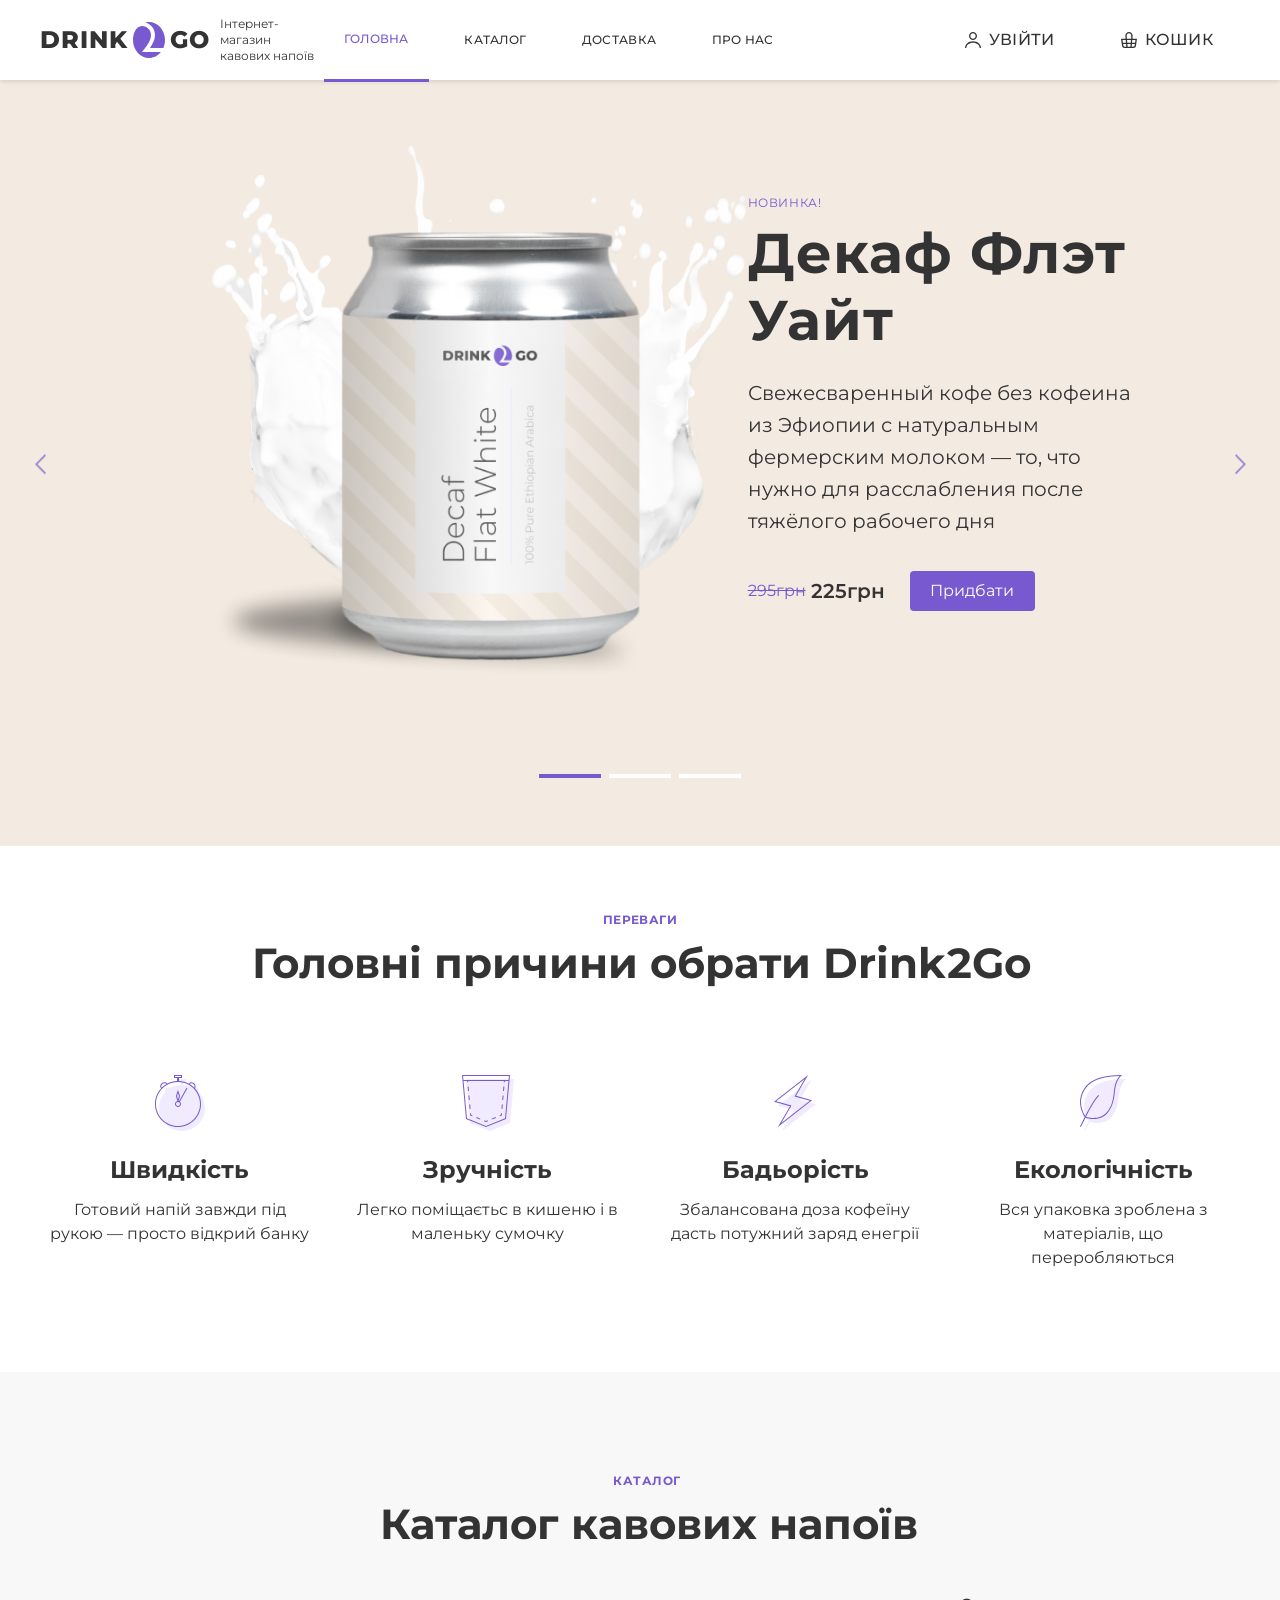
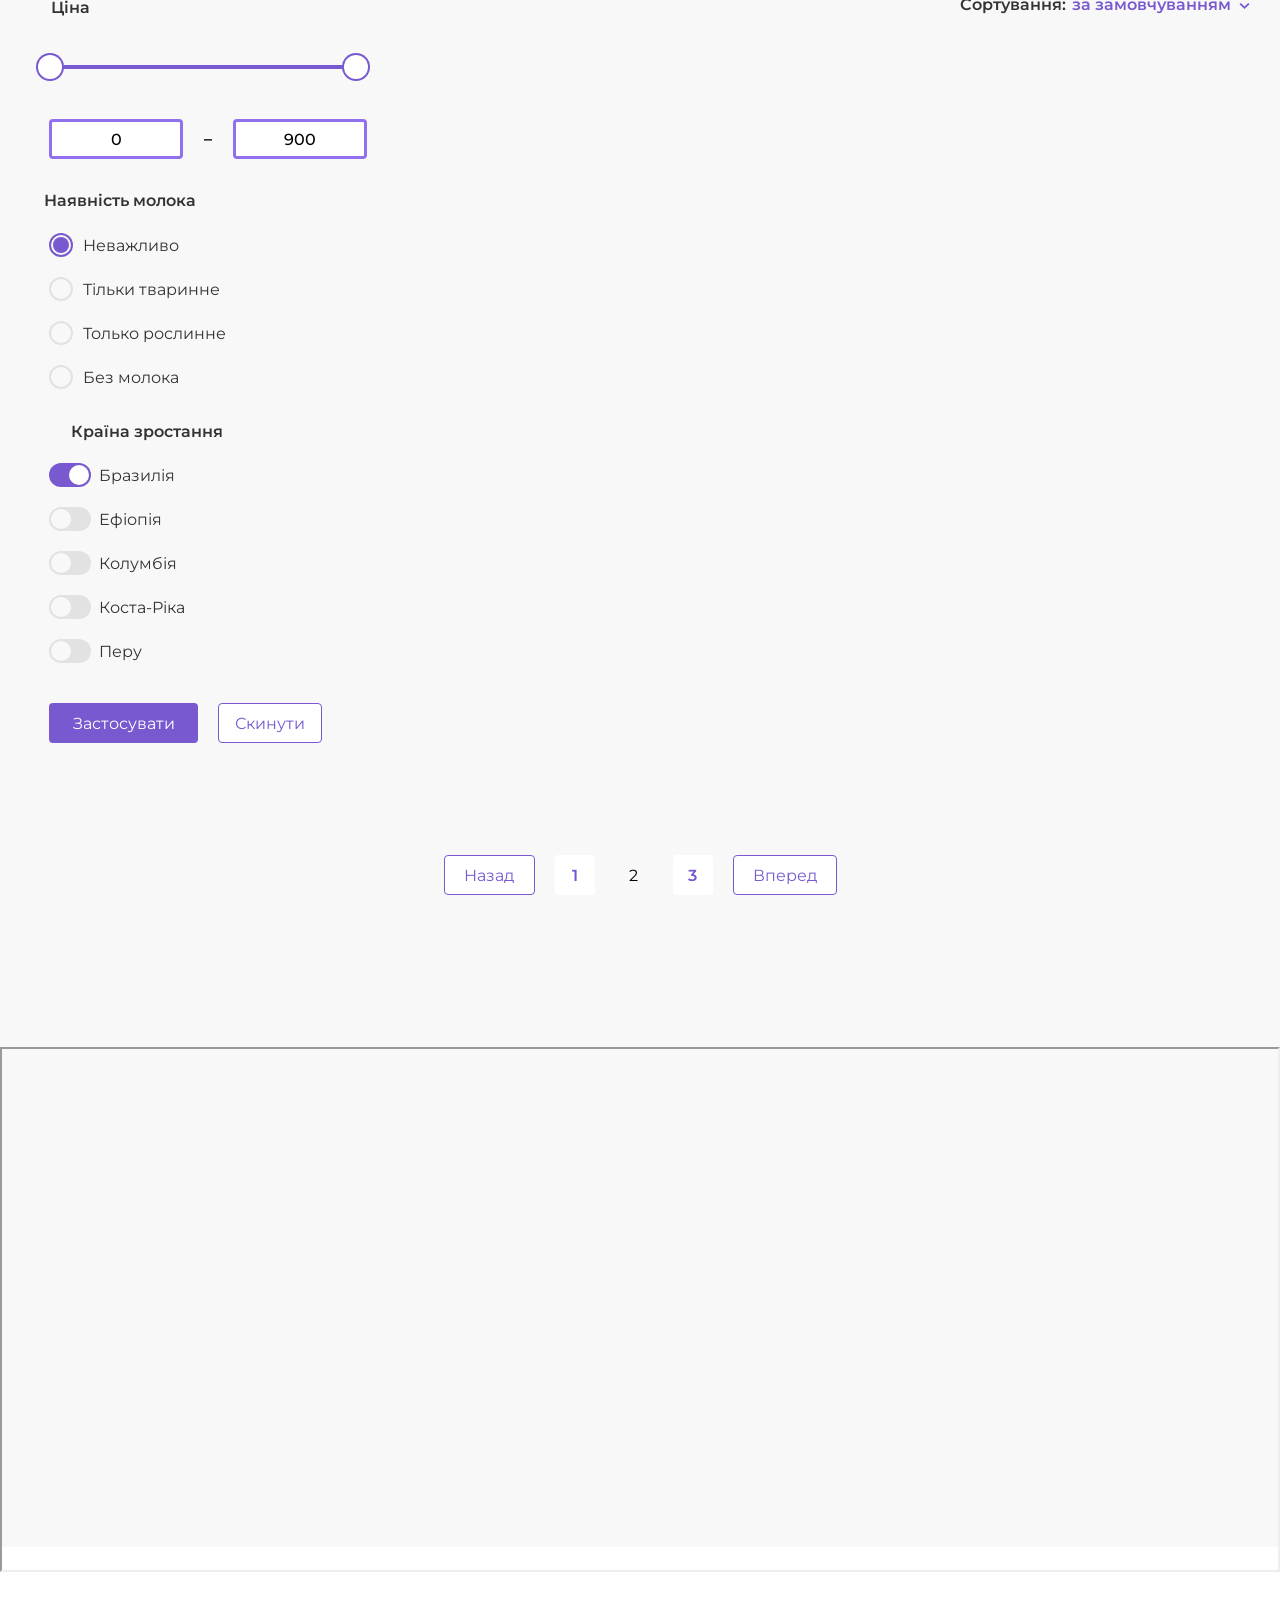
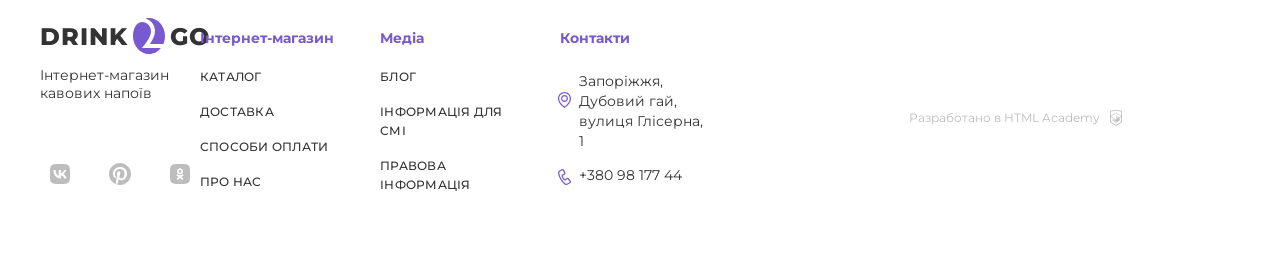
<file: index.html>
<!DOCTYPE html>
<html lang="uk">
<head>
  <meta charset="UTF-8">
  <meta http-equiv="refresh" content="0; url=assets/index.html">
  <meta name="viewport" content="width=device-width, initial-scale=1.0">
  <title>Drink2Go</title>
  <script>location.replace("assets/index.html");</script>
</head>
<body>
  <p><a href="assets/index.html">Перейти на Drink2Go</a></p>
</body>
</html>
</file>
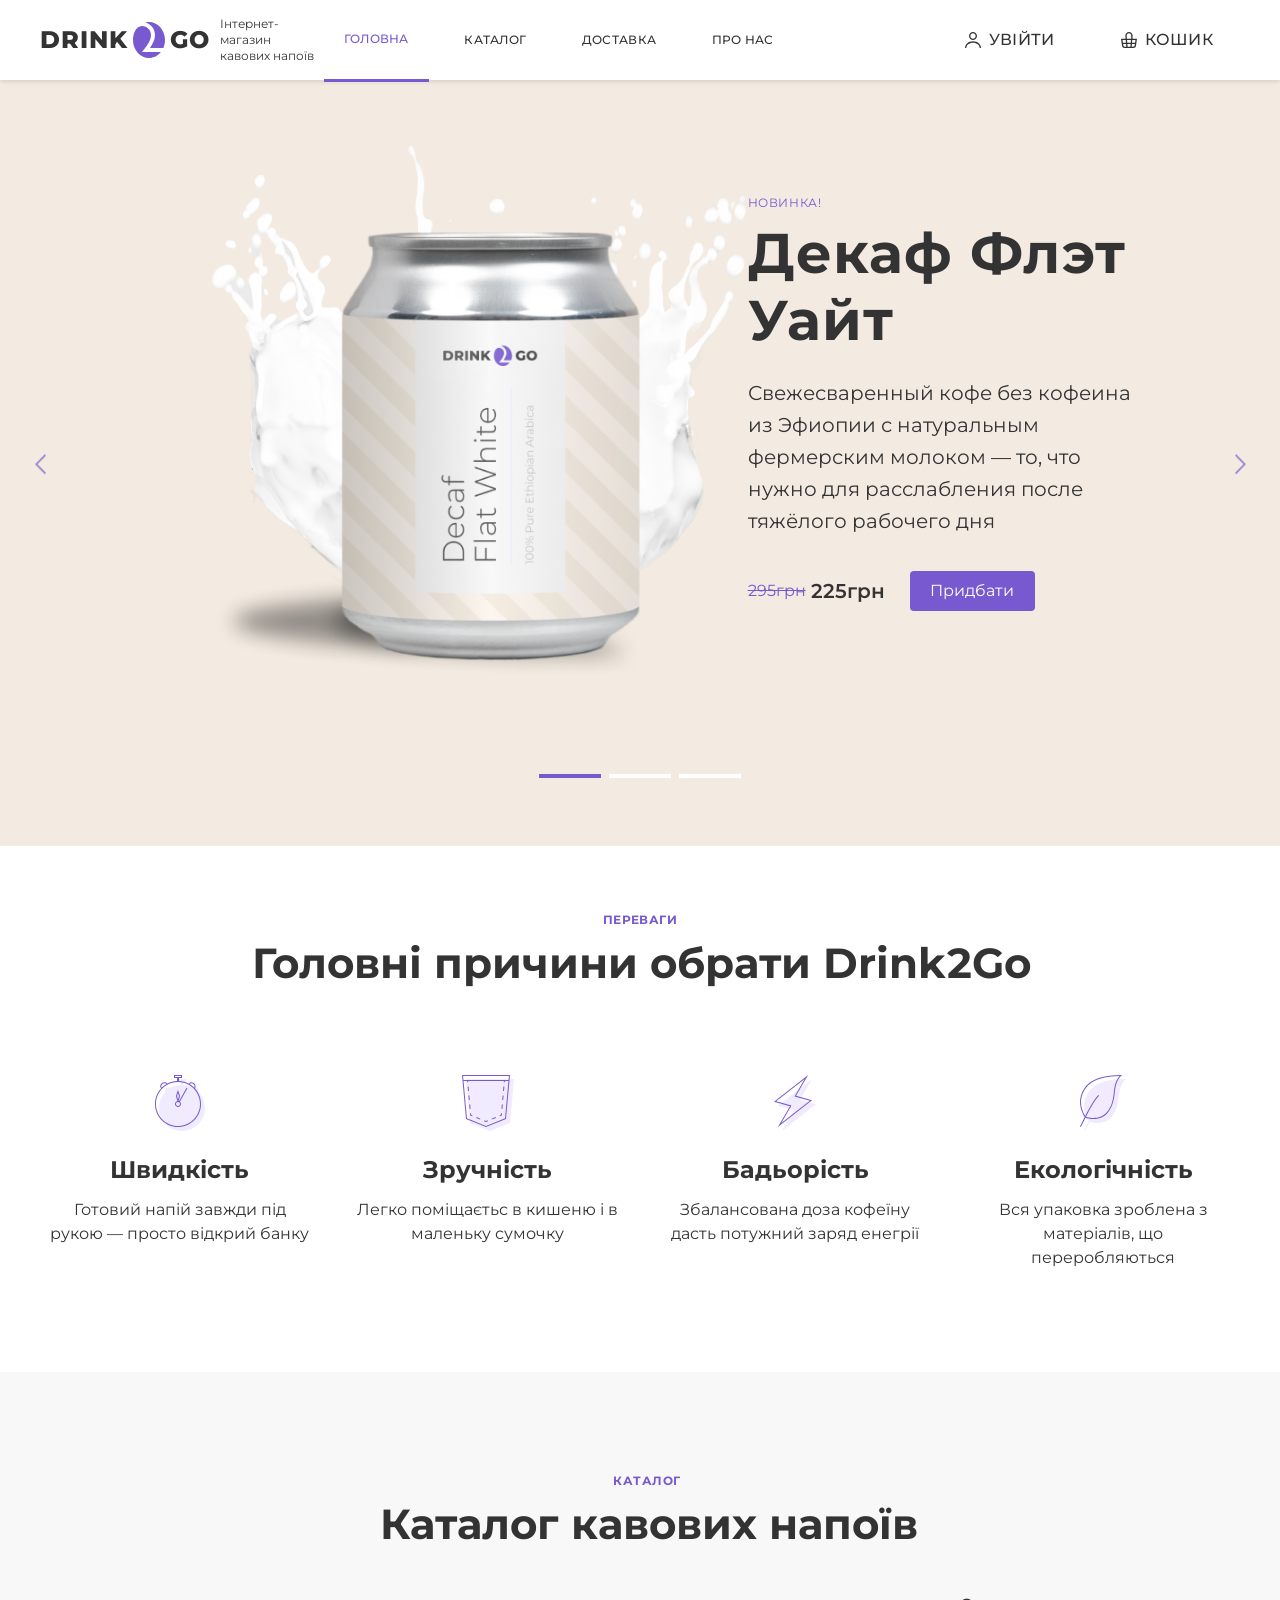
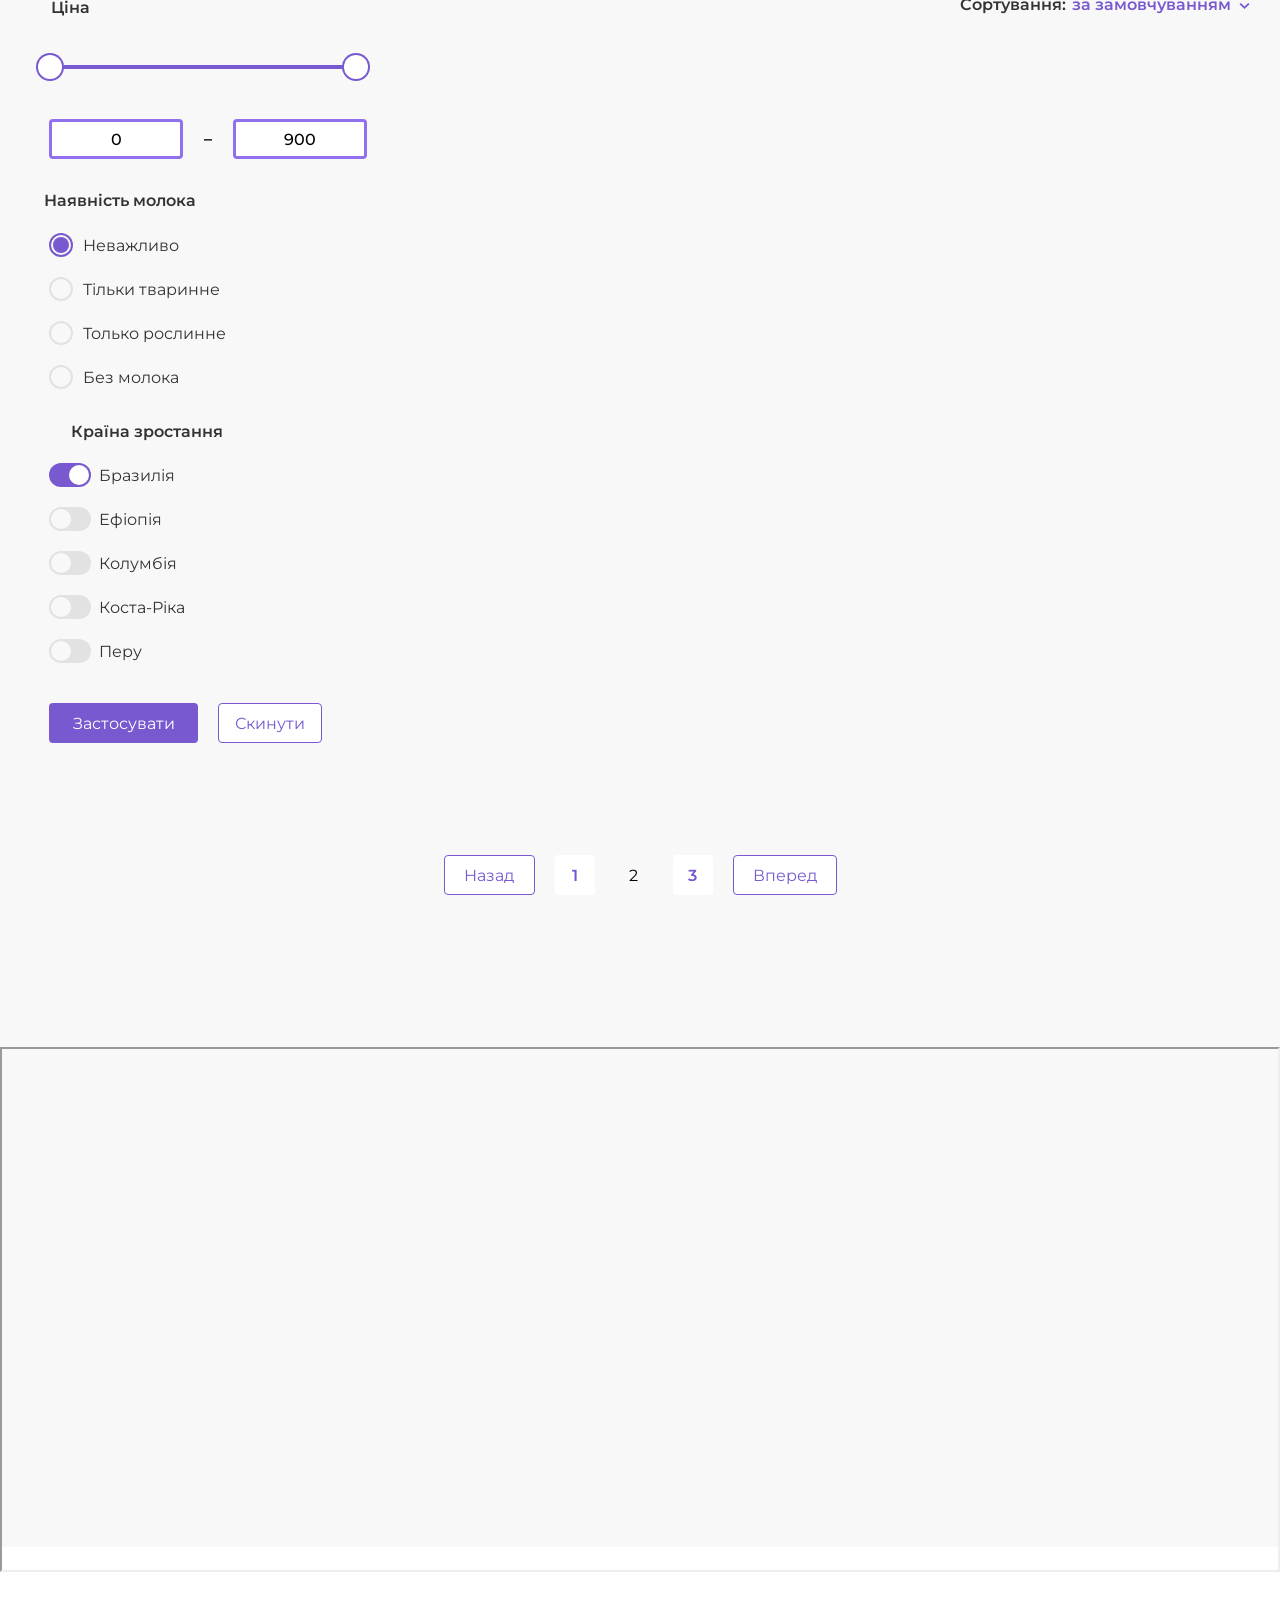
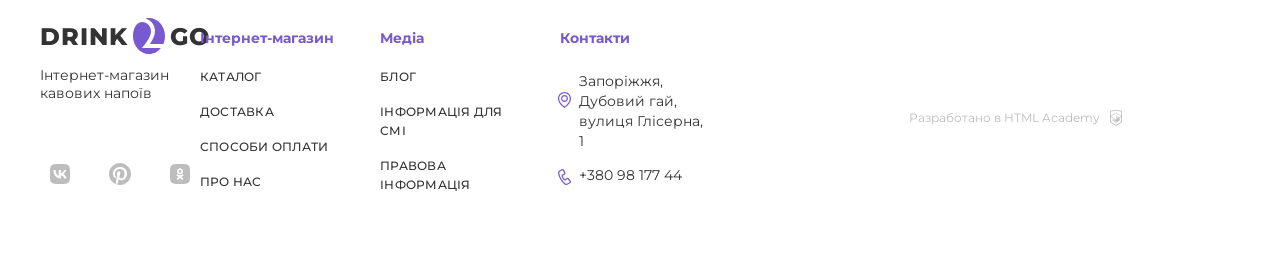
<file: assets/index.html>
<!DOCTYPE html>
<html lang="uk">
<head>
  <meta charset="UTF-8">
  <meta http-equiv="X-UA-Compatible" content="IE=edge">
  <meta name="viewport" content="width=device-width, initial-scale=1.0">
  <link href="https://fonts.googleapis.com/css2?family=Montserrat:wght@400;500;700&display=swap" rel="stylesheet">
  <meta name="description" content="Інтернет-магазин кавових напоїв Drink2Go: найкраща кава з доставкою по Україні.">
  <meta name="keywords" content="кава, інтернет-магазин, Drink2Go, напої, декаф, доставка кави">
  <meta name="author" content="Drink2Go">
  <title>Drink2Go – Інтернет-магазин кавових напоїв</title>
  <link rel="stylesheet" href="./css/style.css">
  <script type="module" src="./js/index.js" defer></script>
  <script src="./js/data.js" defer></script>
</head>
<body>
  <header class="header">
    <div class="header-brand">
      <div class="header-logo">
        <span class="logo-drink">Drink</span>
        <img src="./img/_21.svg" alt="Logo" class="logo-icon">
        <span class="logo-go">go</span>
      </div>
      <p class="header-description">Інтернет-магазин <br>кавових напоїв</p>
    </div>
    <button type="button" class="menu-toggle" aria-label="Відкрити меню" aria-expanded="false">
      <span class="menu-toggle__bar"></span>
      <span class="menu-toggle__bar"></span>
      <span class="menu-toggle__bar"></span>
    </button>
    <nav class="header-nav">
      <div class="nav-links">
        <a href="#" class="nav-link" id="nav-home">Головна</a>
        <a href="#catalog" class="nav-link" id="nav-catalog">Каталог</a>
        <a href="#map" class="nav-link" id="nav-map">Доставка</a>
        <a href="#footer" class="nav-link" id="nav-footer">Про нас</a>
      </div>
      <div class="nav-icons">
        <button type="button" class="nav-link account-link forma-login">
          <img src="./img/user0.svg" alt=""> <span class="account-label">Увійти</span>
        </button>
        <button type="button" class="nav-link basket-link">
          <img src="./img/union0.svg" alt=""> Кошик
          <span class="cart-count" hidden>0</span>
        </button>
      </div>
    </nav>
  </header>
  <div class="menu-backdrop" id="menu-backdrop" aria-hidden="true"></div>

  <main>
<section class="slider">
  <div class="slider-trackk">
    <!-- Слайд 1 -->
    <div class="slide active">
      <img src="./img/flat-white-img0.png" alt="Флет Уайт" class="slider-image">
      <div class="slider-content">
        <span class="badge">Новинка!</span>
        <h1 class="slider-title">Декаф Флэт Уайт</h1>
        <p class="slider-description">
          Свежесваренный кофе без кофеина из Эфиопии с натуральным фермерским молоком — то, что нужно для расслабления после тяжёлого рабочего дня
        </p>
        <div class="price-container">
          <span class="old-price">295грн</span>
          <span class="current-price">225грн</span>
          <button class="buy-button">Придбати</button>
        </div>
      </div>
    </div>

    <!-- Слайд 2 -->
    <div class="slide">
      <img src="./img/slide2.png" alt="Класік Еспресо" class="slider-image">
      <div class="slider-content">
        <span class="badge">Новинка!</span>
        <h1 class="slider-title">Лавандовый Латте</h1>
        <p class="slider-description">
          Невероятное сочетание перуанской высокогорной арабики с молоком ламы и лавандовым сиропом унесёт вас прямо на вершину Радужных гор
        </p>
        <div class="price-container">
          <span class="old-price">285грн</span>
          <span class="current-price">265грн</span>
          <button class="buy-button">Придбати</button>
        </div>
      </div>
    </div>

    <!-- Слайд 3 -->
    <div class="slide">
      <img src="./img/slide3.svg" alt="Карамель Макіато" class="slider-image">
      <div class="slider-content">
        <span class="badge">Новинка!</span>
        <h1 class="slider-title">Тройной Эспрессо</h1>
        <p class="slider-description">
          Мощнее укола адреналина, чернее самой тёмной ночи, этот тройной эспрессо из Колумбии покажет вам, что такое настоящая бодрость
        </p>
        <div class="price-container">
          <span class="old-price">395грн</span>
          <span class="current-price">375грн</span>
          <button class="buy-button">Придбати</button>
        </div>
      </div>
    </div>
  </div>

  <button class="slider-button prev"><img src="./img/Vector 1.png" alt=""></button>
  <button class="slider-button next"><img src="./img/Vector 2 (Stroke).png" alt=""></button>
</section>
<div class="slider-indicators">
  <button class="slider-indicator active" data-slide="0"></button>
  <button class="slider-indicator" data-slide="1"></button>
  <button class="slider-indicator" data-slide="2"></button>
</div>



    <section class="features">
      <span class="section-badge">Переваги</span>
      <h2 class="section-title">Головні причини обрати Drink2Go</h2>
      
      <div class="features-grid">
        <div class="feature">
          <img src="./img/icon3.svg" alt="Швидкість" class="feature-icon">
          <h3 class="feature-title">Швидкість</h3>
          <p class="feature-description">Готовий напій завжди під рукою — просто відкрий банку</p>
        </div>
        
        <div class="feature">
          <img src="./img/icon2.svg" alt="Зручність" class="feature-icon">
          <h3 class="feature-title">Зручність</h3>
          <p class="feature-description">Легко поміщаєтьс в кишеню і в маленьку сумочку</p>
        </div>
        
        <div class="feature">
          <img src="./img/icon1.svg" alt="Бадьорість" class="feature-icon">
          <h3 class="feature-title">Бадьорість</h3>
          <p class="feature-description">Збалансована доза кофеїну дасть потужний заряд енегрії</p>
        </div>
        
        <div class="feature">
          <img src="./img/icon0.svg" alt="Екологічність" class="feature-icon">
          <h3 class="feature-title">Екологічність</h3>
          <p class="feature-description">Вся упаковка зроблена з матеріалів, що переробляються</p>
        </div>
      </div>
    </section>

    <section class="catalog" id="catalog">
      <div class="catalog-header">
        <span class="section-badge">Каталог</span>
        <h2 class="section-title">Каталог кавових напоїв</h2>
        
        <div class="sort-container">
  <span class="sort-label">Сортування:</span>
  <div class="sort-select">
    <span id="sort-current">за замовчуванням</span>
    <img src="./img/frame-940.svg" alt="Сортування">
    <ul class="sort-options hidden">
      <li data-sort="default">за замовчуванням</li>
      <li data-sort="az">від А до Я</li>
      <li data-sort="price">за ціною</li>
    </ul>
  </div>
</div>
      </div>
      <div class="catalog-content">
        <div class="filter-container">
<div class="filter-section1">
  <h3 class="filter-title1">Ціна</h3>
  <div class="range-wrapper">
    <div class="range-base"></div>
    <div class="range-active" id="range-active"></div>
    <input type="range" min="0" max="900" value="0" id="min-range" class="range-input">
    <input type="range" min="0" max="900" value="900" id="max-range" class="range-input">
  </div>

  <div class="price-range">
    <input type="number" class="price-input" id="min-price" value="0">
    <span class="price-separator">_</span>
    <input type="number" class="price-input" id="max-price" value="900">
  </div>
</div>


          <div class="filter-section2 ">
            <h3 class="filter-title2">Наявність молока</h3>
            <div class="radio-group">
              <label class="radio-option">
                <input type="radio" name="milk" class="radio-custom" checked>
                <span class="radio-custom"></span>
                <span>Неважливо</span>
              </label>
              <label class="radio-option">
                <input type="radio" name="milk">
                <span class="radio-custom"></span>
                <span>Тільки тваринне</span>
              </label>
              <label class="radio-option">
                <input type="radio" name="milk">
                <span class="radio-custom"></span>
                <span>Только рослинне</span>
              </label>
              <label class="radio-option">
                <input type="radio" name="milk">
                <span class="radio-custom"></span>
                <span>Без молока</span>
              </label>
            </div>
          </div>
  
          <div class="filter-section3">
            <h3 class="filter-title3">Країна зростання</h3>
            <div class="checkbox-group">
              <label class="checkbox-option">
                <input type="checkbox" checked>
                <span class="checkbox-custom"></span>
                <span>Бразилія</span>
              </label>
              <label class="checkbox-option">
                <input type="checkbox">
                <span class="checkbox-custom"></span>
                <span>Ефіопія</span>
              </label>
              <label class="checkbox-option">
                <input type="checkbox">
                <span class="checkbox-custom"></span>
                <span>Колумбія</span>
              </label>
              <label class="checkbox-option">
                <input type="checkbox">
                <span class="checkbox-custom"></span>
                <span>Коста-Ріка</span>
              </label>
              <label class="checkbox-option">
                <input type="checkbox">
                <span class="checkbox-custom"></span>
                <span>Перу</span>
              </label>
            </div>
          </div>
  
          <div class="filter-buttons">
            <button class="primary-button">Застосувати</button>
            <button class="secondary-button">Скинути</button>
          </div>
        </div>
        <div class="filter-background">
          <div class="products-grid">
          </div>
          </div>
          <div class="pagination">
          <button class="secondary-button">Назад</button>
          <div class="page-numbers">
            <button class="page-button active">1</button>
            <button class="page-button">2</button>
            <button class="page-button active">3</button>
          </div>
          <button class="secondary-button">Вперед</button>
          </div>
        </div>
    </section>

    <div class="map-container" id="map">
      <iframe class="map-image" src="https://www.google.com/maps/embed?pb=!1m18!1m12!1m3!1d17034.964372251736!2d18.591694718969315!3d54.40829767875458!2m3!1f0!2f0!3f0!3m2!1i1024!2i768!4f13.1!3m3!1m2!1s0x46fd75907cf29c17%3A0x22ec58915629e7ab!2sOlivia%20Star!5e0!3m2!1sru!2spl!4v1747475207714!5m2!1sru!2spl" title="Карта доставки Drink2Go" allowfullscreen="" loading="lazy" referrerpolicy="no-referrer-when-downgrade"></iframe>
  </main>

  <footer class="footer" id="footer">
    <div class="footer-content">
      <div class="footer-background">
        <div class="footer-logo">
            <span class="logo-drink">Drink</span>
            <img src="./img/_20.svg" alt="Logo" class="logo-icon">
            <span class="logo-go">go</span>
        </div>
        <p class="footer-description">Інтернет-магазин кавових напоїв</p>  
      <div class="social-links">
            <a href="#" class="social-link">
              <img src="./img/vk_gray.svg" alt="Pinterest">
            </a>
            <a href="#" class="social-link">
              <img src="./img/icons-logo-pinterest0.svg" alt="Pinterest">
            </a>
            <a href="#" class="social-link">
              <img src="./img/odn_gray.svg" alt="Pinterest">
            </a>
          </div>
      </div>
      
      <div class="footer-sections">
        <div class="footer-section">
          <h3 class="footer-title">Інтернет-магазин</h3>
          <ul class="footer-links">
            <li><a href="#">Каталог</a></li>
            <li><a href="#">Доставка</a></li>
            <li><a href="#">Способи оплати</a></li>
            <li><a href="#">Про нас</a></li>
          </ul>
        </div>

        <div class="footer-section">
          <h3 class="footer-title">Медіа</h3>
          <ul class="footer-links">
            <li><a href="#">Блог</a></li>
            <li><a href="#">Інформація для СМІ</a></li>
            <li><a href="#">Правова інформація</a></li>
          </ul>
        </div>

        <div class="footer-section">
          <h3 class="footer-title">Контакти</h3>
          <div class="contact-info">
            <img src="./img/icons-logo-address0.svg" alt="Адреса" class="contact-icon1">
            <p>Запоріжжя, Дубовий гай, вулиця Глісерна, 1</p>
          </div>
          <div class="contact-info">
            <img src="./img/icons-logo-phone0.svg" alt="Телефон" class="contact-icon2">
            <p>+380 98 177 44</p>
          </div>
        </div>
      </div>
      <div class="developer"><span>Разработано в HTML Academy</span><img src="./img/State=Grey.svg" class="logo_HTML_Academy"></div>
    </div>
  </footer>
  <div class="modal" id="login-modal" aria-hidden="true">
    <div class="modal__backdrop" data-close-modal></div>
    <div class="modal__panel glass-panel" role="dialog" aria-labelledby="login-modal-title">
      <button type="button" class="modal__close" data-close-modal aria-label="Закрити">&times;</button>
      <h2 class="modal__title" id="login-modal-title">Увійти</h2>
      <p class="modal__hint">Демо: логін <strong>user</strong>, пароль <strong>1234</strong></p>
      <form class="login-form" id="login-form">
        <label class="modal__field">
          <span>Логін</span>
          <input type="text" name="login" autocomplete="username" required placeholder="Ваш логін">
        </label>
        <label class="modal__field">
          <span>Пароль</span>
          <input type="password" name="password" autocomplete="current-password" required placeholder="••••••••">
        </label>
        <p class="login-form__error" id="login-error" hidden></p>
        <button type="submit" class="primary-button modal__submit">Увійти</button>
      </form>
      <div class="logged-in-panel" id="logged-in-panel" hidden>
        <p class="logged-in-panel__greeting">Вітаємо, <span id="logged-in-name"></span>!</p>
        <button type="button" class="secondary-button" id="logout-btn">Вийти</button>
      </div>
    </div>
  </div>

  <div class="modal" id="cart-modal" aria-hidden="true">
    <div class="modal__backdrop" data-close-modal></div>
    <div class="modal__panel glass-panel modal__panel--cart" role="dialog" aria-labelledby="cart-modal-title">
      <button type="button" class="modal__close" data-close-modal aria-label="Закрити">&times;</button>
      <h2 class="modal__title" id="cart-modal-title">Кошик</h2>
      <p class="cart-empty" id="cart-empty">Кошик порожній. Додайте напої з каталогу.</p>
      <ul class="cart-list" id="cart-list"></ul>
      <div class="cart-footer" id="cart-footer" hidden>
        <p class="cart-total">Разом: <strong id="cart-total-sum">0</strong> грн</p>
        <button type="button" class="primary-button modal__submit" id="cart-checkout">Оформити замовлення</button>
      </div>
    </div>
  </div>
</body>
</html>
</file>
<file: assets/css/style.css>
/* Базовые стили */
* {
  box-sizing: border-box;
  margin: 0;
  padding: 0;
}

html {
  font-size: 16px;
  scroll-behavior: smooth;
}

body {
  font-family: 'Montserrat', sans-serif;
  color: #333;
  background: #fff;
  -webkit-font-smoothing: antialiased;
  width: 100%;
  max-width: 100%;
  overflow-x: hidden;
}

img {
  max-width: 100%;
  height: auto;
}

a {
  text-decoration: none;
  color: inherit;
}

button {
  background: none;
  border: none;
  cursor: pointer;
  font-family: inherit;
}

/* Общие классы */
.container {
  width: 100%;
  max-width: 1440px;
  margin: 0 auto;
}

/* Шапка */
.header {
  display: flex;
  justify-content: space-between;
  align-items: center;
  background: rgba(255, 255, 255, 0.85);
  backdrop-filter: blur(12px);
  -webkit-backdrop-filter: blur(12px);
  box-shadow: 0 2px 4px rgba(0, 0, 0, 0.1);
  position: sticky;
  top: 0;
  z-index: 100;
  height: 80px;
  width: 100%;
  padding: 22px 47px 22px 40px;
}

.header-logo {
  display: flex;
  align-items: center;
  font-size: 24px;
  font-weight: 800;
  text-transform: uppercase;
  line-height: 24px;
  padding-top: 5px;
  padding-bottom: 5px;
  letter-spacing: 1px;
}


.logo-icon {
  width: 32px;
  height: 36px;
  margin-left: 5px;
  margin-right: 5px;
}

.header-description {
  margin-left: 20px;
  font-size: 12px;
  font-weight: 400;
  text-transform: none;
  line-height: 16px;
  flex-grow: 1;
}

.header-nav {
  display: flex;
  align-items: center;
  gap: 151px;
}

.nav-links {
  width: 470px;
  display: flex;
  align-items: center;
  justify-content: space-between;
}

.nav-link {
  font-size: 12px;
  font-weight: 500;
  letter-spacing: 0.3px;
  text-transform: uppercase;
  line-height: 16px;
  padding: 2rem 1.25rem;
  position: relative;
}

.nav-link:hover {
  color: rgba(144, 112, 236, 1);
  /* border-bottom: 3px solid #7859cf;  */
  transition: 300ms ease-in;
}
.nav-link:active {
  color: rgba(89, 60, 172, 1);
  background-color:rgba(240, 235, 255, 1);
}

.active-link {
  color: rgba(120, 89, 207, 1);
  border-bottom: 3px solid #7859cf;
}

.nav-icons {
  display: flex;
  align-items: center;
  justify-content: space-between;
  gap: 26px;
}

.account-link,
.basket-link {
  display: flex;
  align-items: center;
  gap: 0.5rem;
}

button.nav-link {
  background: none;
  border: none;
  cursor: pointer;
  font-family: inherit;
  font-size: inherit;
  color: inherit;
  text-align: inherit;
}

.cart-count {
  min-width: 20px;
  height: 20px;
  padding: 0 6px;
  border-radius: 10px;
  background: #7859cf;
  color: #fff;
  font-size: 11px;
  font-weight: 700;
  line-height: 20px;
  text-align: center;
}

.cart-count[hidden] {
  display: none;
}

/* Матове скло — бургер-меню */
.menu-backdrop {
  display: none;
  position: fixed;
  inset: 0;
  z-index: 98;
  background: rgba(51, 51, 51, 0.2);
  backdrop-filter: blur(12px);
  -webkit-backdrop-filter: blur(12px);
  opacity: 0;
  visibility: hidden;
  transition: opacity 0.35s ease, visibility 0.35s ease;
}

body.menu-open .menu-backdrop {
  opacity: 1;
  visibility: visible;
}

/* Модальні вікна (логін, кошик) */
.modal {
  position: fixed;
  inset: 0;
  z-index: 200;
  display: flex;
  align-items: center;
  justify-content: center;
  padding: 1.25rem;
  pointer-events: none;
  opacity: 0;
  visibility: hidden;
  transition: opacity 0.3s ease, visibility 0.3s ease;
}

.modal.is-open {
  pointer-events: auto;
  opacity: 1;
  visibility: visible;
}

.modal__backdrop {
  position: absolute;
  inset: 0;
  background: rgba(51, 51, 51, 0.25);
  backdrop-filter: blur(10px);
  -webkit-backdrop-filter: blur(10px);
}

.glass-panel {
  background: rgba(255, 255, 255, 0.72);
  backdrop-filter: blur(24px) saturate(180%);
  -webkit-backdrop-filter: blur(24px) saturate(180%);
  border: 1px solid rgba(255, 255, 255, 0.65);
  box-shadow:
    0 8px 32px rgba(120, 89, 207, 0.15),
    inset 0 1px 0 rgba(255, 255, 255, 0.8);
}

.modal__panel {
  position: relative;
  z-index: 1;
  width: 100%;
  max-width: 400px;
  max-height: min(90vh, 560px);
  overflow-y: auto;
  border-radius: 16px;
  padding: 2rem 1.75rem 1.75rem;
  transform: translateY(12px) scale(0.98);
  transition: transform 0.3s ease;
}

.modal.is-open .modal__panel {
  transform: translateY(0) scale(1);
}

.modal__panel--cart {
  max-width: 440px;
}

.modal__close {
  position: absolute;
  top: 0.75rem;
  right: 0.75rem;
  width: 36px;
  height: 36px;
  border: none;
  border-radius: 8px;
  background: rgba(120, 89, 207, 0.12);
  color: #7859cf;
  font-size: 1.5rem;
  line-height: 1;
  cursor: pointer;
  transition: background 0.2s;
}

.modal__close:hover {
  background: rgba(120, 89, 207, 0.22);
}

.modal__title {
  font-size: 1.5rem;
  font-weight: 700;
  margin-bottom: 0.5rem;
  color: #333;
}

.modal__hint {
  font-size: 0.8rem;
  color: #666;
  margin-bottom: 1.25rem;
  line-height: 1.4;
}

.modal__field {
  display: flex;
  flex-direction: column;
  gap: 0.35rem;
  margin-bottom: 1rem;
  font-size: 0.875rem;
  font-weight: 600;
}

.modal__field input {
  height: 44px;
  padding: 0 0.875rem;
  border: 2px solid #e2e2e2;
  border-radius: 8px;
  font-family: inherit;
  font-size: 1rem;
  font-weight: 500;
  transition: border-color 0.2s;
}

.modal__field input:focus {
  outline: none;
  border-color: #7859cf;
}

.modal__submit {
  width: 100%;
  margin-top: 0.5rem;
}

.login-form__error {
  color: #c62828;
  font-size: 0.8rem;
  margin-bottom: 0.75rem;
}

.logged-in-panel__greeting {
  margin-bottom: 1.25rem;
  font-size: 1rem;
}

#logout-btn {
  width: 100%;
}

.cart-empty {
  color: #666;
  font-size: 0.9rem;
  line-height: 1.5;
}

.cart-list {
  list-style: none;
  margin: 1rem 0;
  max-height: 280px;
  overflow-y: auto;
}

.cart-item {
  display: grid;
  grid-template-columns: 56px 1fr auto auto;
  align-items: center;
  gap: 0.75rem;
  padding: 0.75rem 0;
  border-bottom: 1px solid rgba(120, 89, 207, 0.12);
}

.cart-item__img {
  width: 56px;
  height: 56px;
  object-fit: contain;
}

.cart-item__info {
  display: flex;
  flex-direction: column;
  gap: 0.25rem;
  min-width: 0;
}

.cart-item__title {
  font-size: 0.875rem;
  font-weight: 600;
  line-height: 1.3;
}

.cart-item__price {
  font-size: 0.8rem;
  color: #7859cf;
  font-weight: 600;
}

.cart-item__qty {
  display: flex;
  align-items: center;
  gap: 0.35rem;
  font-weight: 600;
  font-size: 0.875rem;
}

.cart-item__qty-btn {
  width: 28px;
  height: 28px;
  border: 1px solid #7859cf;
  border-radius: 4px;
  background: white;
  color: #7859cf;
  font-size: 1rem;
  line-height: 1;
  cursor: pointer;
}

.cart-item__qty-btn:hover {
  background: #f0ebff;
}

.cart-item__remove {
  width: 28px;
  height: 28px;
  border: none;
  background: transparent;
  color: #999;
  font-size: 1.25rem;
  cursor: pointer;
}

.cart-item__remove:hover {
  color: #7859cf;
}

.cart-total {
  font-size: 1.125rem;
  margin-bottom: 1rem;
}

body.menu-open,
body.modal-open {
  overflow: hidden;
}

/* Слайдер */
.slider {
  display: flex;
  align-items: center;
  justify-content: space-between;
  padding: 30px 5rem 84px 105px;
  background: #f3ebe1;
  min-height: 714px;
  height: auto;
}

.slider-content {
  max-width: 625px;
  margin-top: 17px;
}

.badge{
font-size: 12px;
font-weight: 700px;
letter-spacing: 0.6px;
text-transform: uppercase;
color: #7859cf;
}

.slider-title {
  font-size: 3.5rem;
  font-weight: 700;
  line-height: 1.2;
  letter-spacing: 0.02em;
  margin: 0.6rem 0 1.4rem 0;
}

.slider-description {
  font-size: 1.25rem;
  line-height: 1.6;
  margin-bottom: 34px;
}

.price-container {
  display: flex;
  flex-direction: row;
  align-items: center;
  margin-bottom: 2rem;
  width: 400px;
  gap: 5px;
}

.current-price {
  font-size: 20px;
  font-weight: 600;
}

.old-price {
  font-size: 16px;
  font-weight: 400;
  text-decoration: line-through;
  color: #7859cf;
}

.buy-button {
  width: 125px;
  height: 40px;
  display: flex;
  align-items: center;
  justify-content: center;
  background: rgba(120, 89, 207, 1); 
  color: white;
  border-radius: 4px;
  font-size: 16px;
  margin-left: 20px;
}

.buy-button:hover {
  background: rgba(144, 112, 236, 1);
}

.buy-button:active {
  background: rgba(89, 60, 172, 1);
}

.buy-button:disabled {
  background: rgba(189, 189, 189, 1);
  cursor: not-allowed;
}

.slider-image {
  width: min(600px, 42vw);
  height: auto;
  max-height: 600px;
  object-fit: contain;
}

/* Преимущества */
.features {
  padding: 102px 2rem;
  min-height: 562px;
  height: auto;
  background: white;
  display: flex;
  flex-direction: column;
  align-items: center;
}

.section-badge {
  color: #7859cf;
  font-size: 12px;
  font-weight: 700;
  letter-spacing: 0.04em;
  text-transform: uppercase;
}

.section-title {
  color: #333;
  font-size: 42px;
  font-weight: 700;
  line-height: 1.2;
  text-align: center;
  margin-bottom: 2.5rem;
  margin-top: 11px;
  margin-left: 3px;
}

.features-grid {
  display: grid;
  grid-template-columns: repeat(4, 1fr);
  grid-gap: 40px;
  margin-top: 47px;
  margin-left: 14px;
  margin-right: 11px;
}

.feature {
  text-align: center;
}

.feature-icon {
  height: 56px;
  margin-bottom: 20px;
}

.feature-title {
  font-size: 24px;
  font-weight: 700;
  margin-bottom: 14px;
}

.feature-description {
  font-size: 1rem;
  line-height: 1.5;
}

/* Каталог */
.catalog {
  padding: 5rem 2.5rem;
  background: #f8f8f8;
}

.catalog-header {
  margin-top: 21px;
  margin-left: 7px;
  display: flex;
  flex-direction: column;
  align-items: center;
  margin-bottom: 1rem;
  position: relative;
  width: 100%;
}

.sort-container {
  position: absolute;
  right: -7px;
  bottom: -29px;
  display: flex;
  align-items: center;
  gap: 2px;
}


.sort-label {
  font-size: 16px;
  font-weight: 600;
}

.sort-select {
  display: flex;
  align-items: center;
  gap: 0.5rem;
  color: #7859cf;
  font-weight: 600;
  cursor: pointer;
  font-size: 16px;
  padding: 4px;
}

.sort-select:hover{
  background-color: #F0EBFF;
}

.catalog-content {
  display: flex;
  justify-content: space-between;
  align-items: flex-start;
  gap: 2rem;
  flex-wrap: wrap;
}


.filter-container {
  display: flex;
  flex-direction: column;
  gap: 2rem;
  width: 326px;
  margin-bottom: 3rem;
}

.filter-section1{
  padding: 0rem;
}
.filter-section2{
  padding: 0rem;
}
.filter-section3{
  padding: 1.5rem;
}


.filter-title1 {
  font-size: 1rem;
  font-weight: 600;
  margin-left: 11px;
  margin-top: -7px;
}

.filter-title2 {
  font-size: 16px;
  font-weight: 600;
  line-height: 24px;
  margin-left: 4px;
  margin-top: -2px;
}

.filter-title3 {
  font-size: 16px;
  font-weight: 600;
  line-height: 24px;
  margin-left: 7px;
  margin-top: -25px;
}

.price-range {
  display: flex;
  align-items: center;
  gap: 0.5rem;
  margin-left: 9px;
}

.price-input {
  border: 3px solid #9070ec;
  border-radius: 4px;
  text-align: center;
  justify-content: center;
  padding-left: 15px;
  width: 134px;
  height: 40px;
  margin-top: 32px;
  font-size: 16px;
  font-weight: 500;
  line-height: 24px;
  font-family: 'Montserrat', sans-serif;
}

.price-input:hover {
  border-color: rgba(89, 60, 172, 1);
}


.price-separator {
  font-weight: 800;
  margin-top: 20px;
  margin-left: 13px;
  margin-right: 13px;
}

.range-slider {
  height: 4px;
  background: #e2e2e2;
  position: relative;
  margin-top: 32px;
  margin-left: 9px;
}

.slider-track {
  position: absolute;
  height: 90%;
  background: #9070ec;
  left: 3.77%;
  right: 0%;
}

.slider-thumb {
  position: absolute;
  width: 24px;
  height: 24px;
  background: white;
  border: 2px solid #9070ec;
  border-radius: 50%;
  top: 50%;
  transform: translateY(-50%);
}

.slider-thumb:first-child {
  left: 0;
}

.slider-thumb:last-child {
  right: 20px;
}

.radio-group, 
.checkbox-group {
  display: flex;
  flex-direction: column;
}

.radio-option,
.checkbox-option {
  display: flex;
  align-items: center;
  gap: 10px;
  cursor: pointer;
}

.radio-option{
  margin-left: 9px;
  margin-top:20px;
}

.radio-option input[type="radio"] {
  appearance: none;
  -webkit-appearance: none;
  -moz-appearance: none;
  width: 0;
  height: 0;
  margin: 0;
  padding: 0;
  position: absolute;
  opacity: 0;
}

.radio-custom {
  width: 24px;
  height: 24px;
  border: 2px solid #e2e2e2;
  border-radius: 50%;
  position: relative;
}

.radio-option input:checked + .radio-custom {
  border-color: #7859cf;
}


.radio-option input:checked + .radio-custom::after {
  content: '';
  position: absolute;
  width: 16px;
  height: 16px;
  background: #7859cf;
  border-radius: 50%;
  top: 50%;
  left: 50%;
  transform: translate(-50%, -50%);
}




.checkbox-group {
  display: flex;
  flex-direction: column;
  gap: 20px;
  margin-top: 19px;
  margin-left: -15px;
}

.checkbox-option {
  display: flex;
  align-items: center;
  gap: 0.5rem;
  cursor: pointer;
}

/* === Спрятать стандартный checkbox === */
.checkbox-option input[type="checkbox"] {
  appearance: none;
  -webkit-appearance: none;
  -moz-appearance: none;
  width: 0;
  height: 0;
  margin: 0;
  padding: 0;
  position: absolute;
  opacity: 0;
}
/* ====================================== */

.checkbox-custom {
  width: 42px;
  height: 24px;
  border-radius: 12px;
  background: #e2e2e2;
  position: relative;
  transition: background 0.3s;
}

.checkbox-custom::after {
  content: '';
  position: absolute;
  width: 20px;
  height: 20px;
  background: #f8f8f8;
  border-radius: 50%;
  top: 2px;
  left: 2px;
  transition: all 0.3s;
}

/* Когда чекбокс выбран */
.checkbox-option input:checked + .checkbox-custom {
  background: #7859cf;
}

.checkbox-option input:checked + .checkbox-custom::after {
  background: #ffffff;
  left: 20px;
}


.filter-buttons {
  display: flex;
  gap: 20px;
  margin-left: 9px;
  margin-top: -16px;
}

.primary-button {
  background: #7859cf;
  color: white;
  border-radius: 4px;
  font-size: 1rem;
  transition: background 0.3s;
  width: 149px;
  height: 40px;
}

.primary-button:hover {
  background: #9070ec;
}

.secondary-button {
  background: white;
  color: #7859cf;
  border-radius: 4px;
  font-size: 1rem;
  border: 1px solid #7859cf;
  transition: all 0.3s;
  height: 40px;
}

.secondary-button:hover {
  color: white;
  background: #7859cf;
}

.secondary-button:first-child {
  width: 91px;
}

.secondary-button:last-child {
  width: 104px;
}

.filter-background {
  flex: 1;
  min-width: 0;
  width: 100%;
  max-width: 1011px;
  display: flex;
  flex-direction: column;
  margin-top: -31px;
  margin-right: 0;
}

.products-grid {
  margin-top: 75px;
  width: 100%;
  height: auto;
  display: grid;
  grid-template-columns: repeat(3, minmax(0, 1fr));
  gap: 30px;
  margin-bottom: 3rem;
  padding-left: 25px;
  padding-right: 25px;
}

.product-card {
  background: white;
  border-radius: 4px;
}
.product-card:hover {
  box-shadow: 0 4px 8px rgba(0, 0, 0, 0.1);
}

.product-image {
  height: 188px;
  object-fit: cover;
  margin-top: 50px;
  margin-left: 93px;
  display: block;
}

.product-title {
  font-size: 1.5rem;
  font-weight: 700;
  margin-left: 30px;
  margin-top: 34px;
}

.product-description {
  font-size: 14px;
  line-height: 20px;
  margin-left: 30px;
  margin-top: 13px;
}

.product-footer {
  display: flex;
  align-items: center;
}

.product-price {
  font-size: 1.25rem;
  font-weight: 600;
  margin-top: 21px;
  margin-left: 27px;
}

.add-to-cart {
  width: 141px;
  height: 36px;
  display: flex;
  align-items: center;
  gap: 5px;
  padding-left: 26px;
  color: #ffffff;
  font-size: 0.875rem;
  background-color: #7859cf;
  border-radius: 4px;
  margin-top: 20px;
  margin-left: 46px;
}

.pagination {
  display: flex;
  justify-content: center;
  align-items: center;
  flex-wrap: wrap;
  gap: 20px;
  width: 100%;
  margin-top: 2rem;
  margin-left: 0;
  padding: 0 1.5rem 2rem;
}

.page-numbers {
  display: flex;
  gap: 19px;
}

.page-button {
  width: 40px;
  height: 40px;
  display: flex;
  align-items: center;
  justify-content: center;
  border-radius: 4px;
  font-size: 1rem;
}

.page-button.active {
  background: white;
  color: #7859cf;
  font-weight: 600;
}

/* Карта */
.map-container {
  position: relative;
  height: 540px;
  padding-top: 40px;
  background: #f8f8f8;
}

.map-image {
  width: 100%;
  height: 105%;
  object-fit: cover;
}

.map-marker {
  position: absolute;
  top: 50%;
  left: 50%;
  transform: translate(-50%, -50%);
}

/* Подвал */
.footer {
  background: white;
  min-height: 300px;
  height: auto;
  padding-bottom: 2rem;
}

.footer-content {
  max-width: 1440px;
  margin: 0 auto;
  margin-top: 23px;
  display: flex;
  flex-direction: row;
  justify-content: space-between;
}


.footer-background{
  margin-left: 40px;
  margin-top: 48px;
}

.footer-logo {
  display: flex;
  align-items: center;
  font-weight: 800;
  font-size: 24px;
  text-transform: uppercase;
  margin-bottom: 1rem;
  letter-spacing: 1px;
}

.footer-description {
  font-size: 0.875rem;
  margin-top: -4px;

}

.footer-sections {
  display: grid;
  grid-template-columns: repeat(3, minmax(0, 1fr));
  gap: 30px;
  margin-bottom: 2rem;
  width: 100%;
  max-width: 1011px;
  min-height: 172px;
  height: auto;
  margin-top: 59px;
  margin-right: 40px;
}

.footer-title {
  font-size: 14px;
  font-weight: 700;
  color: #7859cf;
}

.footer-links {
  list-style: none;
  margin-top: 19px;
}

li{
  margin-top: 16px;
}

.footer-links a {
  font-size: 0.75rem;
  font-weight: 500;
  letter-spacing: 0.02em;
  text-transform: uppercase;
  transition: color 0.3s;
}

.footer-links a:hover {
  color: #7859cf;
}

.contact-info {
  display: flex;
  align-items: center;
  gap: 0.5rem;
  font-size: 0.875rem;
  margin-top: 24px;
  margin-left: -2px;
  line-height: 20px;
}


.social-links {
  display: flex;
  gap: 20px;
  margin-top: 52px;
}

.social-link {
  display: flex;
  align-items: center;
  justify-content: center;
  width: 40px;
  height: 40px;
  background: white;
  border-radius: 4px;
  transition: background 0.3s;
}

.social-link:hover {
  background: rgba(240, 235, 255, 1);
}

.contact-icon1{
  margin-top: -22px;
}
.contact-icon2{
  margin-top: 3px;
}

.contact-info:last-child {
  margin-top: 14px;
}

.payment-methods {
  display: flex;
  align-items: center;
  gap: 1rem;
  margin-bottom: 2rem;
  font-size: 0.75rem;
  font-weight: 500;
  letter-spacing: 0.02em;
  text-transform: uppercase;
}
.developer{
  font-size: 12px;
  font-weight: 400;
  position: static;
  margin: 2rem auto 0;
  display: flex;
  justify-content: center;
  align-items: center;
  gap: 5px;
  color: rgba(189, 189, 189, 1);
  width: 100%;
  padding: 0 1rem;
}

.copyright {
  color: #bdbdbd;
  font-size: 0.75rem;
  text-align: right;
}

/* Кнопка мобильного меню */
.menu-toggle {
  display: none;
  flex-direction: column;
  justify-content: center;
  gap: 5px;
  width: 44px;
  height: 44px;
  padding: 10px;
  border-radius: 4px;
  flex-shrink: 0;
}

.menu-toggle__bar {
  display: block;
  width: 100%;
  height: 2px;
  background: #333;
  border-radius: 2px;
  transition: transform 0.25s ease, opacity 0.25s ease;
}

.header.is-open .menu-toggle__bar:nth-child(1) {
  transform: translateY(7px) rotate(45deg);
}

.header.is-open .menu-toggle__bar:nth-child(2) {
  opacity: 0;
}

.header.is-open .menu-toggle__bar:nth-child(3) {
  transform: translateY(-7px) rotate(-45deg);
}

.header-brand {
  display: flex;
  align-items: center;
  flex: 1;
  min-width: 0;
}

/* Адаптивность */
@media (max-width: 1200px) {
  .header-nav {
    gap: 2rem;
  }

  .nav-links {
    width: auto;
    gap: 0.5rem;
  }

  .nav-link {
    padding: 1.25rem 0.75rem;
  }

  .features-grid {
    grid-template-columns: repeat(2, 1fr);
    gap: 2rem;
    margin-left: 0;
    margin-right: 0;
  }

  .products-grid {
    grid-template-columns: repeat(2, minmax(0, 1fr));
    padding-left: 0;
    padding-right: 0;
  }

  .footer-sections {
    grid-template-columns: repeat(2, minmax(0, 1fr));
    margin-right: 1.5rem;
  }

  .slide {
    padding: 2rem 3rem 5rem;
  }

  .slider-image {
    width: min(480px, 42vw);
    height: auto;
    max-height: 480px;
  }
}

@media (max-width: 992px) {
  .header {
    flex-wrap: wrap;
    height: auto;
    min-height: 80px;
    padding: 1rem 1.25rem;
    gap: 0.75rem;
  }

  .menu-toggle {
    display: flex;
    margin-left: auto;
  }

  .header-description {
    display: none;
  }

  .menu-backdrop {
    display: block;
  }

  .header {
    z-index: 102;
  }

  .header-nav {
    display: flex;
    position: fixed;
    top: 0;
    left: 0;
    right: 0;
    bottom: 0;
    z-index: 99;
    flex-direction: column;
    align-items: stretch;
    width: 100%;
    gap: 0;
    order: unset;
    margin: 0;
    padding: 5.5rem 1.5rem 2rem;
    background: rgba(255, 255, 255, 0.55);
    backdrop-filter: blur(28px) saturate(180%);
    -webkit-backdrop-filter: blur(28px) saturate(180%);
    border: none;
    border-right: 1px solid rgba(255, 255, 255, 0.5);
    box-shadow: 4px 0 40px rgba(120, 89, 207, 0.08);
    overflow-y: auto;
    opacity: 0;
    visibility: hidden;
    transform: translateX(8px);
    transition:
      opacity 0.35s ease,
      visibility 0.35s ease,
      transform 0.35s ease;
    pointer-events: none;
  }

  .header.is-open .header-nav {
    opacity: 1;
    visibility: visible;
    transform: translateX(0);
    pointer-events: auto;
  }

  .nav-links {
    width: 100%;
    flex-direction: column;
    align-items: stretch;
  }

  .nav-link {
    padding: 1rem 0.5rem;
    text-align: center;
  }

  .nav-icons {
    flex-direction: column;
    gap: 0;
    width: 100%;
  }

  .features {
    height: auto;
    padding: 4rem 1.5rem;
  }

  .section-title {
    font-size: 2rem;
  }

  .catalog {
    padding: 3rem 1.25rem;
  }

  .catalog-content {
    flex-direction: column;
  }

  .filter-container {
    width: 100%;
    max-width: none;
  }

  .filter-background {
    margin-top: 0;
    width: 100%;
  }

  .products-grid {
    margin-top: 2rem;
  }

  .sort-container {
    position: static;
    justify-content: center;
    margin-top: 1rem;
    margin-bottom: 0.5rem;
  }

  .catalog-header {
    margin-left: 0;
  }

  .footer-content {
    flex-direction: column;
    padding: 0 1.25rem;
  }

  .footer-background {
    margin-left: 0;
    margin-top: 2rem;
  }

  .footer-sections {
    margin-top: 2rem;
    margin-right: 0;
  }

  .slider {
    height: auto;
    min-height: 520px;
  }

  .slide {
    flex-direction: column-reverse;
    padding: 1.5rem 1.25rem 4rem;
    text-align: center;
  }

  .slider-content {
    max-width: 100%;
    margin-top: 1.5rem;
  }

  .slider-title {
    font-size: 2.25rem;
  }

  .slider-image {
    width: min(100%, 400px);
    max-height: 400px;
    margin: 0 auto;
  }

  .price-container {
    width: 100%;
    max-width: 320px;
    margin-left: auto;
    margin-right: auto;
    justify-content: center;
    flex-wrap: wrap;
  }

  .buy-button {
    margin-left: 0;
  }

  .slider-button {
    width: 48px;
  }

  .slider-indicators {
    margin-top: -3rem;
  }

  .map-container {
    height: auto;
    min-height: 320px;
    padding-top: 1.5rem;
  }

  .map-image {
    min-height: 320px;
  }
}

@media (max-width: 768px) {
  .features-grid,
  .products-grid {
    grid-template-columns: 1fr;
  }

  .footer-sections {
    grid-template-columns: 1fr;
  }

  .feature-title {
    font-size: 1.25rem;
  }

  .slider-title {
    font-size: 1.75rem;
  }

  .slider-description {
    font-size: 1rem;
  }

  .product-image {
    margin-left: auto;
    margin-right: auto;
  }

  .product-footer {
    flex-wrap: wrap;
    gap: 0.75rem;
    padding-bottom: 1.25rem;
  }

  .add-to-cart {
    margin-left: 1.5rem;
  }

  .price-input {
    width: 100%;
    max-width: 134px;
  }

  .filter-buttons {
    flex-wrap: wrap;
  }

}

@media (max-width: 480px) {
  html {
    font-size: 15px;
  }

  .header {
    padding: 0.75rem 1rem;
  }

  .header-logo {
    font-size: 1.25rem;
  }

  .logo-icon {
    width: 28px;
    height: 32px;
  }

  .slider-title {
    font-size: 1.5rem;
  }

  .section-title {
    font-size: 1.5rem;
  }

  .slider-indicator {
    width: 40px;
  }

  .products-grid {
    gap: 1.25rem;
  }

  .product-title {
    margin-left: 1rem;
    font-size: 1.25rem;
  }

  .product-description {
    margin-left: 1rem;
    margin-right: 1rem;
  }

  .pagination .secondary-button {
    min-width: 5rem;
  }
}








































.frame-1,
.frame-1 * {
  box-sizing: border-box;
}
.frame-1 {
  width: 185px;
  height: 465px;
  position: absolute;
  top: 100px;
  left: 70%;
}

.no-active{
  display: none;
}

.active{
  display: block;
}

.rectangle-1 {
  background: #ffffff;
  border-radius: 20px;
  border-style: solid;
  border-color: #000000;
  border-width: 3px;
  width: 185px;
  height: 465px;
  position: absolute;
  left: 0px;
  top: 0px;
}
.div {
  color: #000000;
  text-align: center;
  font-family: "Montserrat-Bold", sans-serif;
  font-size: 30px;
  line-height: 0px;
  font-weight: 700;
  position: absolute;
  left: 0px;
  top: 25px;
  width: 185px;
  height: 30px;
  display: flex;
  align-items: center;
  justify-content: center;
}
.group-1 {
  position: absolute;
  inset: 0;
}
.rectangle-4 {
  background: #f0f0f0;
  border-radius: 20px;
  border-style: solid;
  border-color: #000000;
  border-width: 1px;
  width: 151px;
  height: 30px;
  position: absolute;
  left: 17px;
  top: 80px;
}
.div2 {
  color: #8c8686;
  text-align: left;
  font-family: "Montserrat-Bold", sans-serif;
  font-size: 10px;
  line-height: 20px;
  font-weight: 700;
  position: absolute;
  left: 17px;
  top: 80px;
  width: 151px;
  height: 30px;
  display: flex;
  align-items: center;
  justify-content: flex-start;
}
.group-2 {
  position: absolute;
  inset: 0;
}
.rectangle-42 {
  background: #f0f0f0;
  border-radius: 20px;
  border-style: solid;
  border-color: #000000;
  border-width: 1px;
  width: 151px;
  height: 30px;
  position: absolute;
  left: 17px;
  top: 135px;
}
.div3 {
  color: #8c8686;
  text-align: left;
  font-family: "Montserrat-Bold", sans-serif;
  font-size: 10px;
  line-height: 20px;
  font-weight: 700;
  position: absolute;
  left: 17px;
  top: 135px;
  width: 151px;
  height: 30px;
  display: flex;
  align-items: center;
  justify-content: flex-start;
}
.group-3 {
  position: absolute;
  inset: 0;
}
.rectangle-43 {
  background: #f0f0f0;
  border-radius: 20px;
  border-style: solid;
  border-color: #000000;
  border-width: 1px;
  width: 151px;
  height: 30px;
  position: absolute;
  left: 17px;
  top: 190px;
}
.div4 {
  color: #8c8686;
  text-align: left;
  font-family: "Montserrat-Bold", sans-serif;
  font-size: 10px;
  line-height: 20px;
  font-weight: 700;
  position: absolute;
  left: 17px;
  top: 190px;
  width: 151px;
  height: 30px;
  display: flex;
  align-items: center;
  justify-content: flex-start;
}

.range-wrapper {
  position: relative;
  height: 40px;
  margin-top: 30px;
  width: 100%;
}

.range-base {
  position: absolute;
  top: 50%;
  left: 0;
  height: 2px;
  width: 100%;
  background: #e2e2e2;
  transform: translateY(-50%);
  z-index: 1;
  border-radius: 2px;
}

.range-active {
  position: absolute;
  top: 50%;
  height: 4px;
  background: #7859cf;
  z-index: 2;
  border-radius: 2px;
  transform: translateY(-50%);
  left: 0%;
  width: 100%;
}

.range-input {
  position: absolute;
  width: 100%;
  height: 40px;
  pointer-events: none;
  background: none;
  z-index: 3;
  -webkit-appearance: none;
}

/* .range-input::-webkit-slider-thumb:hover {
  background: rgba(120, 89, 207, 0.25);
}

.range-input::-webkit-slider-thumb {
  pointer-events: all;
  width: 22px;
  height: 22px;
  background: white;
  border-radius: 50%;
  border: 2px solid #7859cf;
  -webkit-appearance: none;
}

.range-input::-moz-range-thumb {
  pointer-events: all;
  width: 22px;
  height: 22px;
  background: white;
  border-radius: 50%;
  border: 2px solid #7859cf;
  -webkit-appearance: none;
} */


.range-input::-webkit-slider-thumb {
  -webkit-appearance: none;
  appearance: none;
  position: relative;
  pointer-events: all;
  width: 20px;
  height: 20px;
  border-radius: 50%;
  border: none;
  background: white;
  box-shadow: 0 0 0 2px white, 0 0 0 4px #7859cf;
  transition: background 0.3s ease;
}

.range-input::-webkit-slider-thumb:hover {
  background-image:
    radial-gradient(circle at center,
      rgba(120, 89, 207, 0.25) 60%,  /* верхній шар */
      white 61%                     /* нижній шар */
    );
  /* box-shadow:
    0 0 0 2px white,
    0 0 0 4px white,
    0 0 0 6px #7859cf; */
}

.range-input::-webkit-slider-thumb:active{
  background-image:
    radial-gradient(circle at center,
      rgba(120, 89, 207, 1) 60%,  /* верхній шар */
      white 61%                     /* нижній шар */
    );
  /* box-shadow:
    0 0 0 2px white,
    0 0 0 4px white,
    0 0 0 6px #7859cf; */
}




.logo_HTML_Academy {
  margin-left: 5px;
}












.slider {
  position: relative;
  overflow: hidden;
  min-height: 520px;
  height: auto;
  background: #f3ebe1;
}

.slider-trackk {
  display: flex;
  height: 100%;
}

.slide {
  display: none;
  justify-content: space-between;
  align-items: center;
  width: 100%;
  flex-shrink: 0;
  padding: 30px 5rem 84px 105px;
}

.slide.active {
  display: flex;
}

.slider-button {
  position: absolute;
  transform: translateY(-50%);
  border: none;
  font-size: 2rem;
  padding: 10px;
  cursor: pointer;
  z-index: 10;
  opacity: 0.7;
  height: 100%;
  width: 80px;
  top: 50%;
}

.prev:hover {
  background: linear-gradient(90deg,rgba(255, 255, 255, 1) 0%, rgba(255, 255, 255, 0) 100%);
}

.next:hover {
  background: linear-gradient(90deg,rgba(255, 255, 255, 0) 0%, rgba(255, 255, 255, 1) 100%);
}

.slider-button.prev {
  left: 0px;
}

.slider-button.next {
  right: 0px;
}

.prev:active {
  background: linear-gradient(90deg,rgba(120, 89, 207, 0.25) 0%, rgba(120, 89, 207, 0) 100%);
}

.next:active {
  background: linear-gradient(90deg,rgba(120, 89, 207, 0) 0%, rgba(120, 89, 207, 0.25) 100%);
}


.slider-indicators {
  position: relative;
  display: flex;
  justify-content: center;
  gap: 8px;
  z-index: 5;
  padding: 0 1rem 2rem;
  margin-top: -4.5rem;
  background: transparent;
}

.slider-indicator {
  width: 62px;
  height: 4px;
  background-color: rgba(255, 255, 255, 1);
  border: none;
  cursor: pointer;
  transition: background-color 0.3s;
}

.slider-indicator:hover {
  background-color: rgba(120, 89, 207, 0.25);
}

.slider-indicator.active {
  background-color: rgba(120, 89, 207, 1);
}

.slider-indicator:active {
  background-color: rgba(120, 89, 207, 1);
}

.product-description {
  display: -webkit-box;
  -webkit-line-clamp: 3; /* скільки рядків залишити */
  -webkit-box-orient: vertical;
  overflow: hidden;
}




.sort-select {
  position: relative;
  cursor: pointer;
  user-select: none;
}

.sort-options {
  position: absolute;
  top: 100%;
  left: 0;
  background-color: white;
  border: 1px solid #ccc;
  border-radius: 4px;
  margin-top: 6px;
  width: 200px;
  box-shadow: 0 2px 5px rgba(0,0,0,0.1);
  z-index: 10;
  list-style: none;
  padding: 0;
}

.sort-options li {
  padding: 10px 15px;
  font-size: 14px;
  transition: background 0.2s;
}

.sort-options li:hover {
  background-color: #f3f3f3;
}

.hidden {
  display: none;
}
</file>
